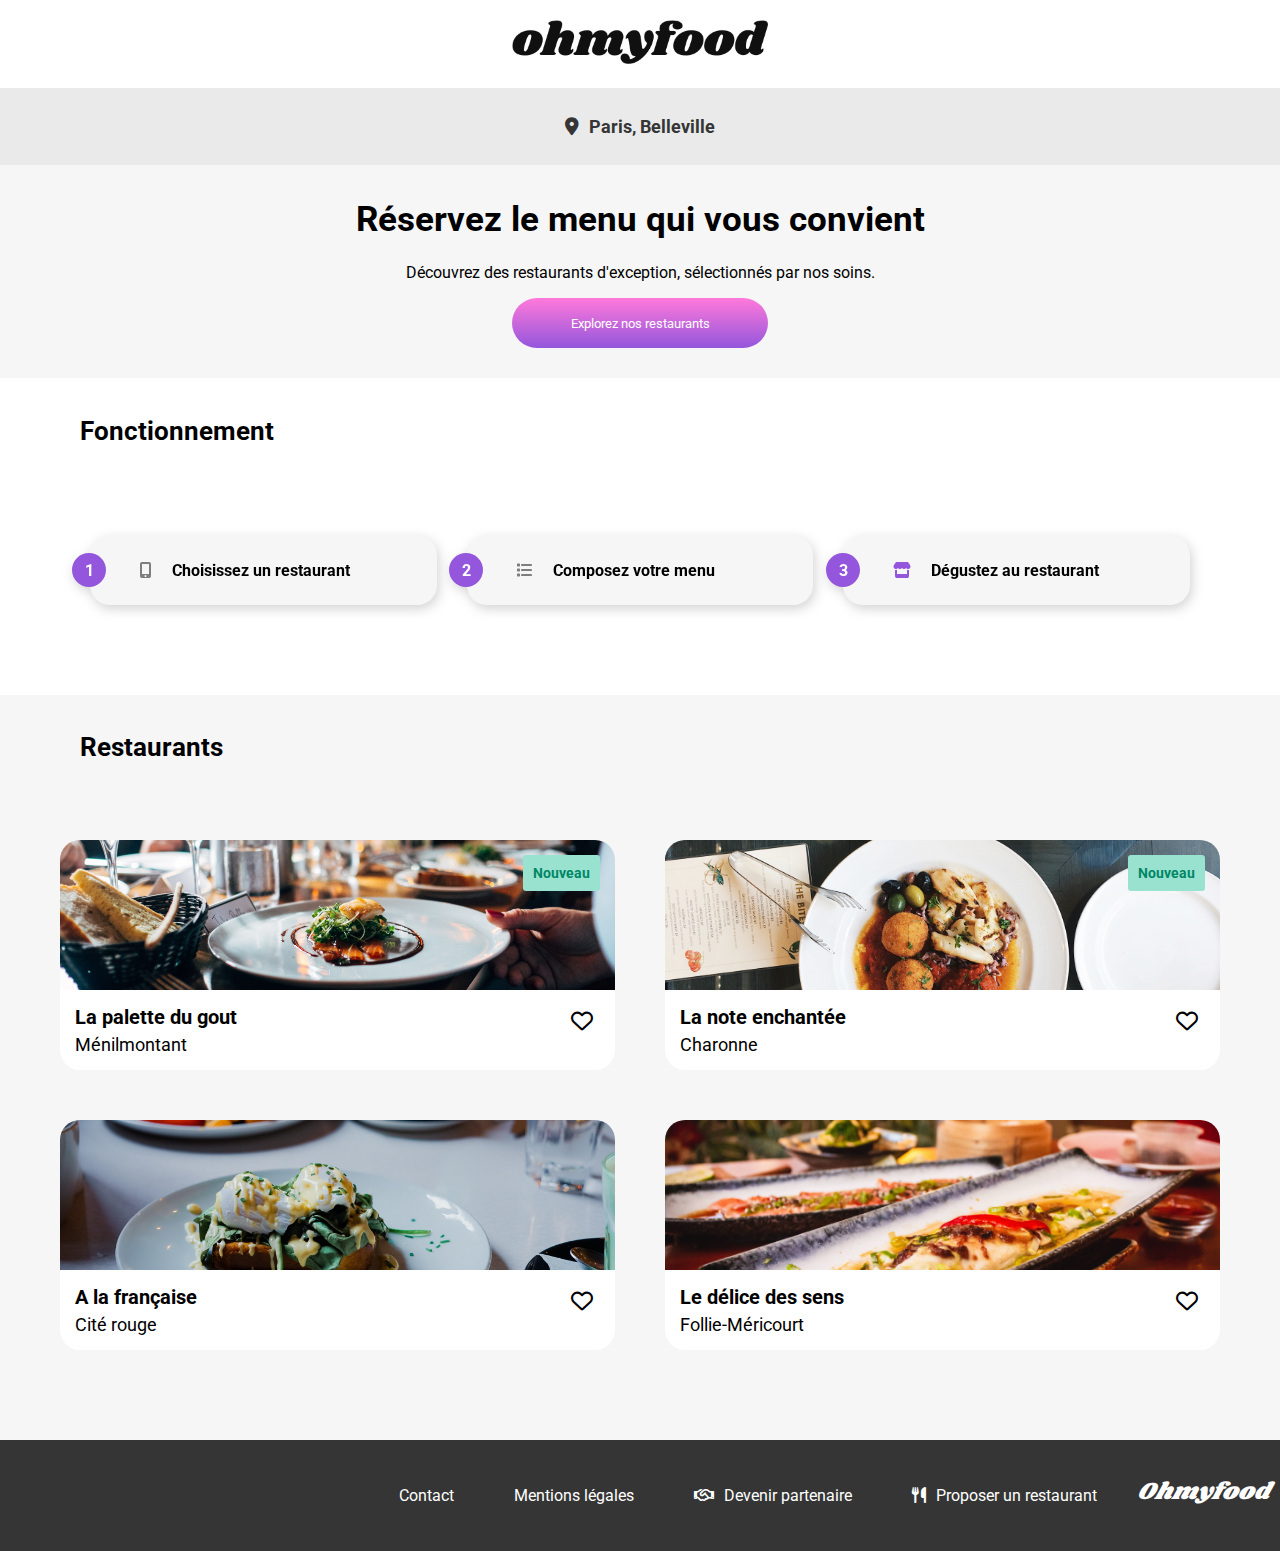
<file: index.html>
<!DOCTYPE html>
<html lang="fr">
    <head>
        <meta charset="utf-8">
        <meta name="viewport" content="width=device-width, initial-scale=1.0">
        <title>ohmyfood</title>
        <link rel="stylesheet" href="scss/styles.css" >
        <link href="https://fonts.googleapis.com/css2?family=Roboto&family=Shrikhand&display=swap"rel="stylesheet"/>
        <link rel="stylesheet" href="https://cdnjs.cloudflare.com/ajax/libs/font-awesome/6.2.1/css/all.min.css"/>
    </head>

    <body class="body-style">
        <div class="container">
    <header class="header-style">
            <img class="logo" src="images/logo/ohmyfood.png" alt="Logo Ohmyfood">

        <div class="pb">
            <p class="icone-position"><i class="fa-solid fa-location-dot"></i>Paris, Belleville</p>
        </div>
    </header>

    <main>
        <section class="section-decouverte">
            <h1 class="titre-d">Réservez le menu qui vous convient</h1>
            <p class="par">Découvrez des restaurants d'exception, sélectionnés par nos soins.</p>
            <button class="btn-explorez"><span>Explorez nos restaurants</span></button>
        </section>

            <h1 class="titre titre-f">Fonctionnement</h1>
        <section class="section-fonctionnement">
            <a href="#" class="btn-fonctionnement"><span class="chiffre">1</span><i class="fa-solid fa-mobile-screen-button" style="color: #7E7E7E;"></i>Choisissez un restaurant</a>
            <a href="#" class="btn-fonctionnement"><span class="chiffre">2</span><i class="fa-solid fa-list" style="color: #7E7E7E;"></i>Composez votre menu</a>
            <a href="#" class="btn-fonctionnement"><span class="chiffre">3</span><i class="fa-solid fa-store" style="color: #9356DC;"></i>Dégustez au restaurant</a>
        </section>

        <section class="section-restaurant">

            <h1 class="titre titre-r">Restaurants</h1>

        <div class="box-card">

            <a href="menu-restaurants/menu-1.html">
            <article class="card">
                <div class="image-super">
                <img src="images/restaurants/jay-wennington-N_Y88TWmGwA-unsplash.jpg" alt="La palette du gout">
                <div class="superpose">Nouveau</div>
                </div>
            <div class="card-content">
            <input type="checkbox" id="like-1" hidden>
            <label for="like-1" class="icone-coeur">
                 <i class="fa-regular fa-heart coeur-vide"></i>
                 <i class="fa-solid fa-heart coeur-plein"></i>
            </label>
                 <h2>La palette du gout</h2>
                 <p>Ménilmontant</p>
            </div>
            </article>
            </a>
            
            <a href="menu-restaurants/menu-2.html">
            <article class="card">
                <div class="image-super">
                <img src="images/restaurants/stil-u2Lp8tXIcjw-unsplash.jpg" alt="restaurant-2">
                <div class="superpose">Nouveau</div>
                </div>
            <div class="card-content">
            <input type="checkbox" id="like-2" hidden>
            <label for="like-2" class="icone-coeur">
                 <i class="fa-regular fa-heart coeur-vide"></i>
                 <i class="fa-solid fa-heart coeur-plein"></i>
            </label>
                 <h2>La note enchantée</h2>
                 <p>Charonne</p>
            </div>
            </article>
            </a>

            <a href="menu-restaurants/menu-3.html">
            <article class="card">
                <div class="image-super">
                <img src="images/restaurants/toa-heftiba-DQKerTsQwi0-unsplash.jpg" alt="restaurant-3">
                </div>
            <div class="card-content">
            <input type="checkbox" id="like-3" hidden>
            <label for="like-3" class="icone-coeur">
                 <i class="fa-regular fa-heart coeur-vide"></i>
                 <i class="fa-solid fa-heart coeur-plein"></i>
            </label>
                 <h2>A la française</h2>
                 <p>Cité rouge</p>
            </div>
            </article>
            </a>

            <a href="menu-restaurants/menu-4.html">
            <article class="card">
                <div class="image-super">
                <img src="images/restaurants/louis-hansel-shotsoflouis-qNBGVyOCY8Q-unsplash.jpg" alt="restaurant-4">
                </div>
            <div class="card-content">
            <input type="checkbox" id="like-4" hidden>
            <label for="like-4" class="icone-coeur">
                 <i class="fa-regular fa-heart coeur-vide"></i>
                 <i class="fa-solid fa-heart coeur-plein"></i>
            </label>
                 <h2>Le délice des sens</h2>
                 <p>Follie-Méricourt</p>
            </div>
            </article>
            </a>
           </div>
          </div>
         </section>
        </main>

        <footer class="footer-style">
            
            <div class="footer-content">
            <p class="font-logo-rest">Ohmyfood</p>

                    <a href="#">
                        <p class="icone-footer desktop-footer"><i class="fa-solid fa-utensils"></i>Proposer un restaurant</p>
                    </a>

                    <a href="#">
                        <p class="icone-footer desktop-footer"><i class="fa-regular fa-handshake"></i>Devenir partenaire</p>
                    </a>

                    <a href="#">
                        <p class="desktop-footer">Mentions légales</p>
                    </a>

                    <a href="#">
                        <p class="desktop-footer">Contact</p>
                    </a>
             </div>
        </footer>
     </body>

</html>
</file>
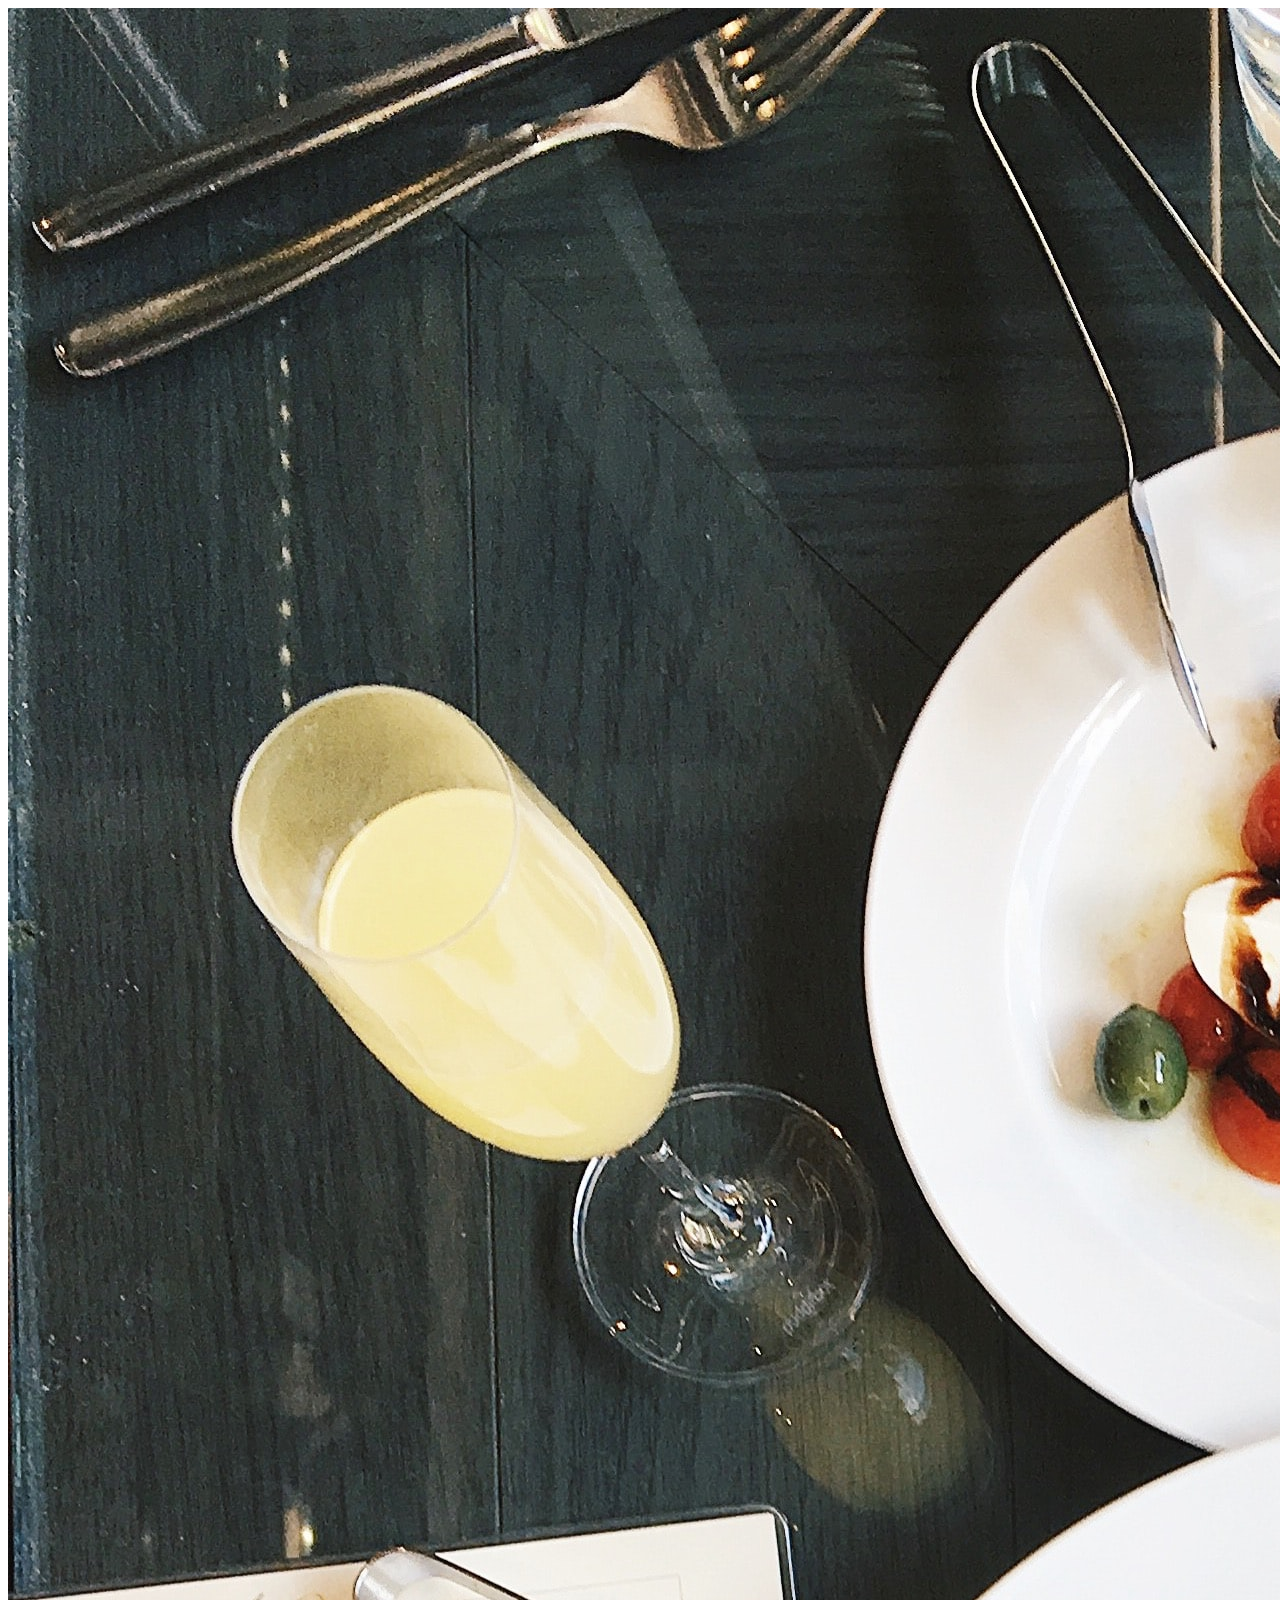
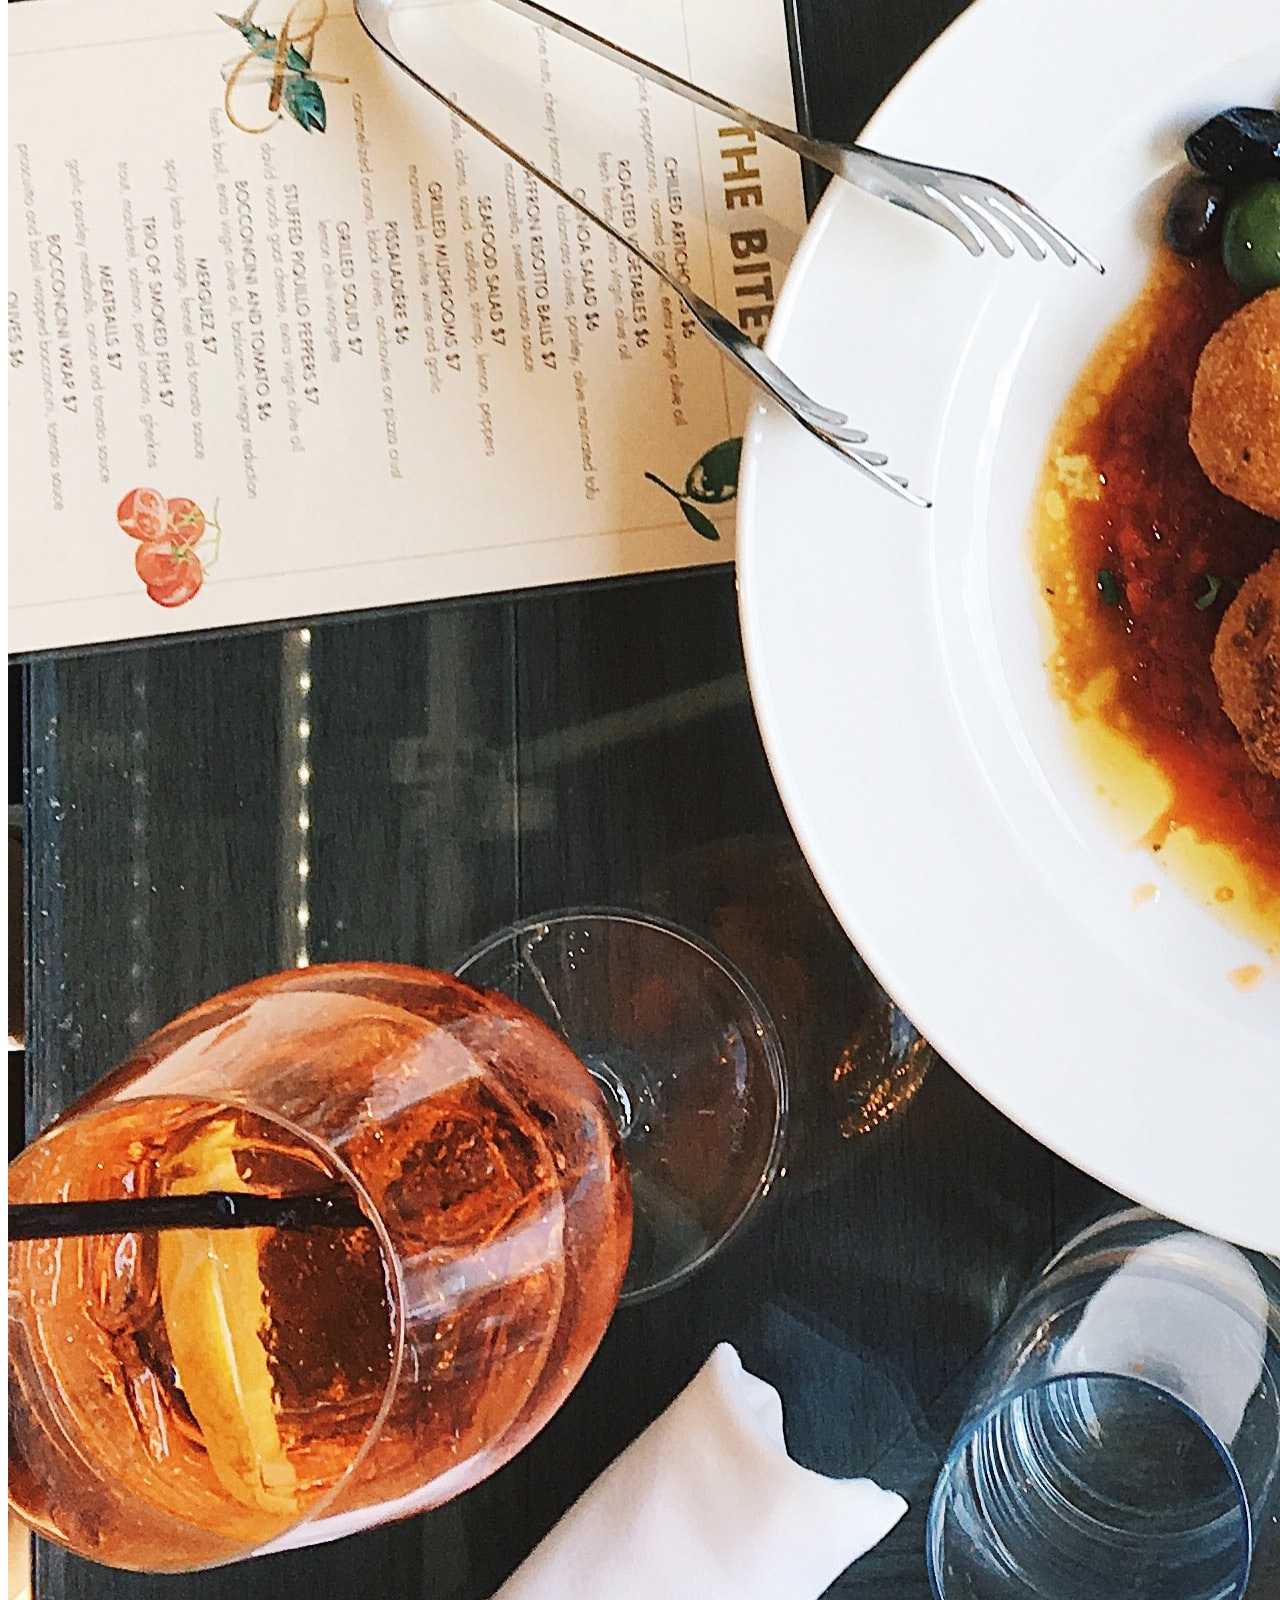
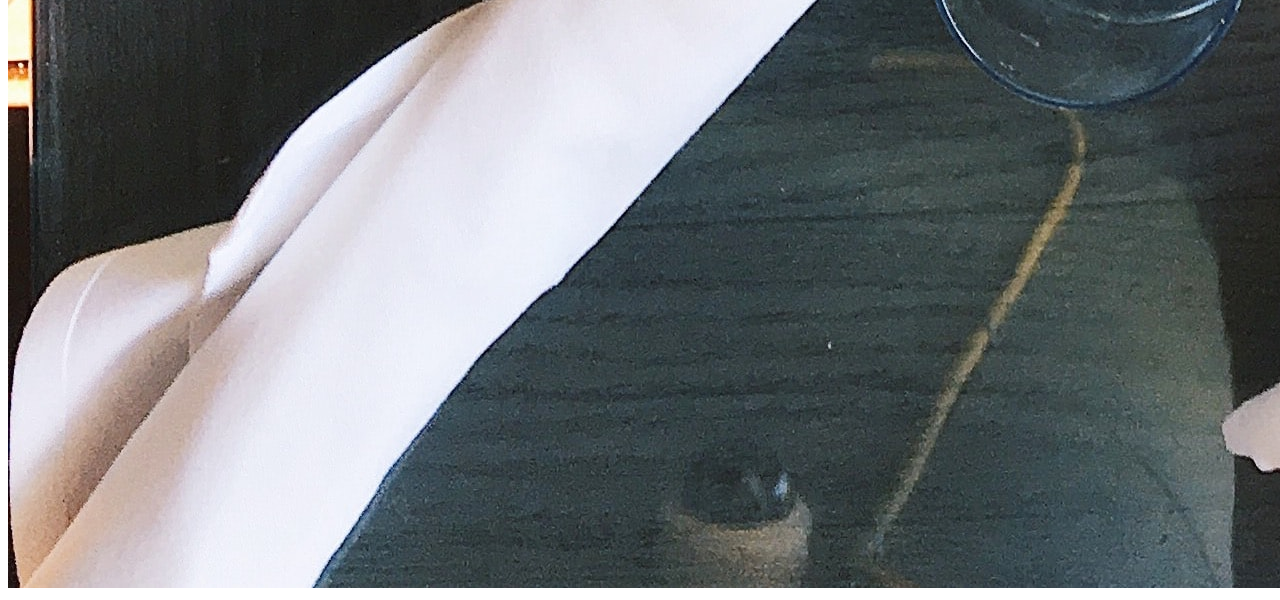
<file: menu-restaurants/menu-2.html>
<!DOCTYPE html>
<html lang="fr">
<head>
<meta charset="utf-8">
<meta name="viewport" content="width=device-width, initial-scale=1.0">
<title>ohmyfood</title>
<link rel="stylesheet" href="../scss/menu-style.css">
<link href="https://fonts.googleapis.com/css2?family=Roboto&family=Shrikhand&display=swap"rel="stylesheet"/>
<link rel="stylesheet" href="https://cdnjs.cloudflare.com/ajax/libs/font-awesome/6.2.1/css/all.min.css"/>
<a href="../index.html"> <img src="../images/restaurants/stil-u2Lp8tXIcjw-unsplash.jpg" alt ="menu-2"></a>
</head>
</file>
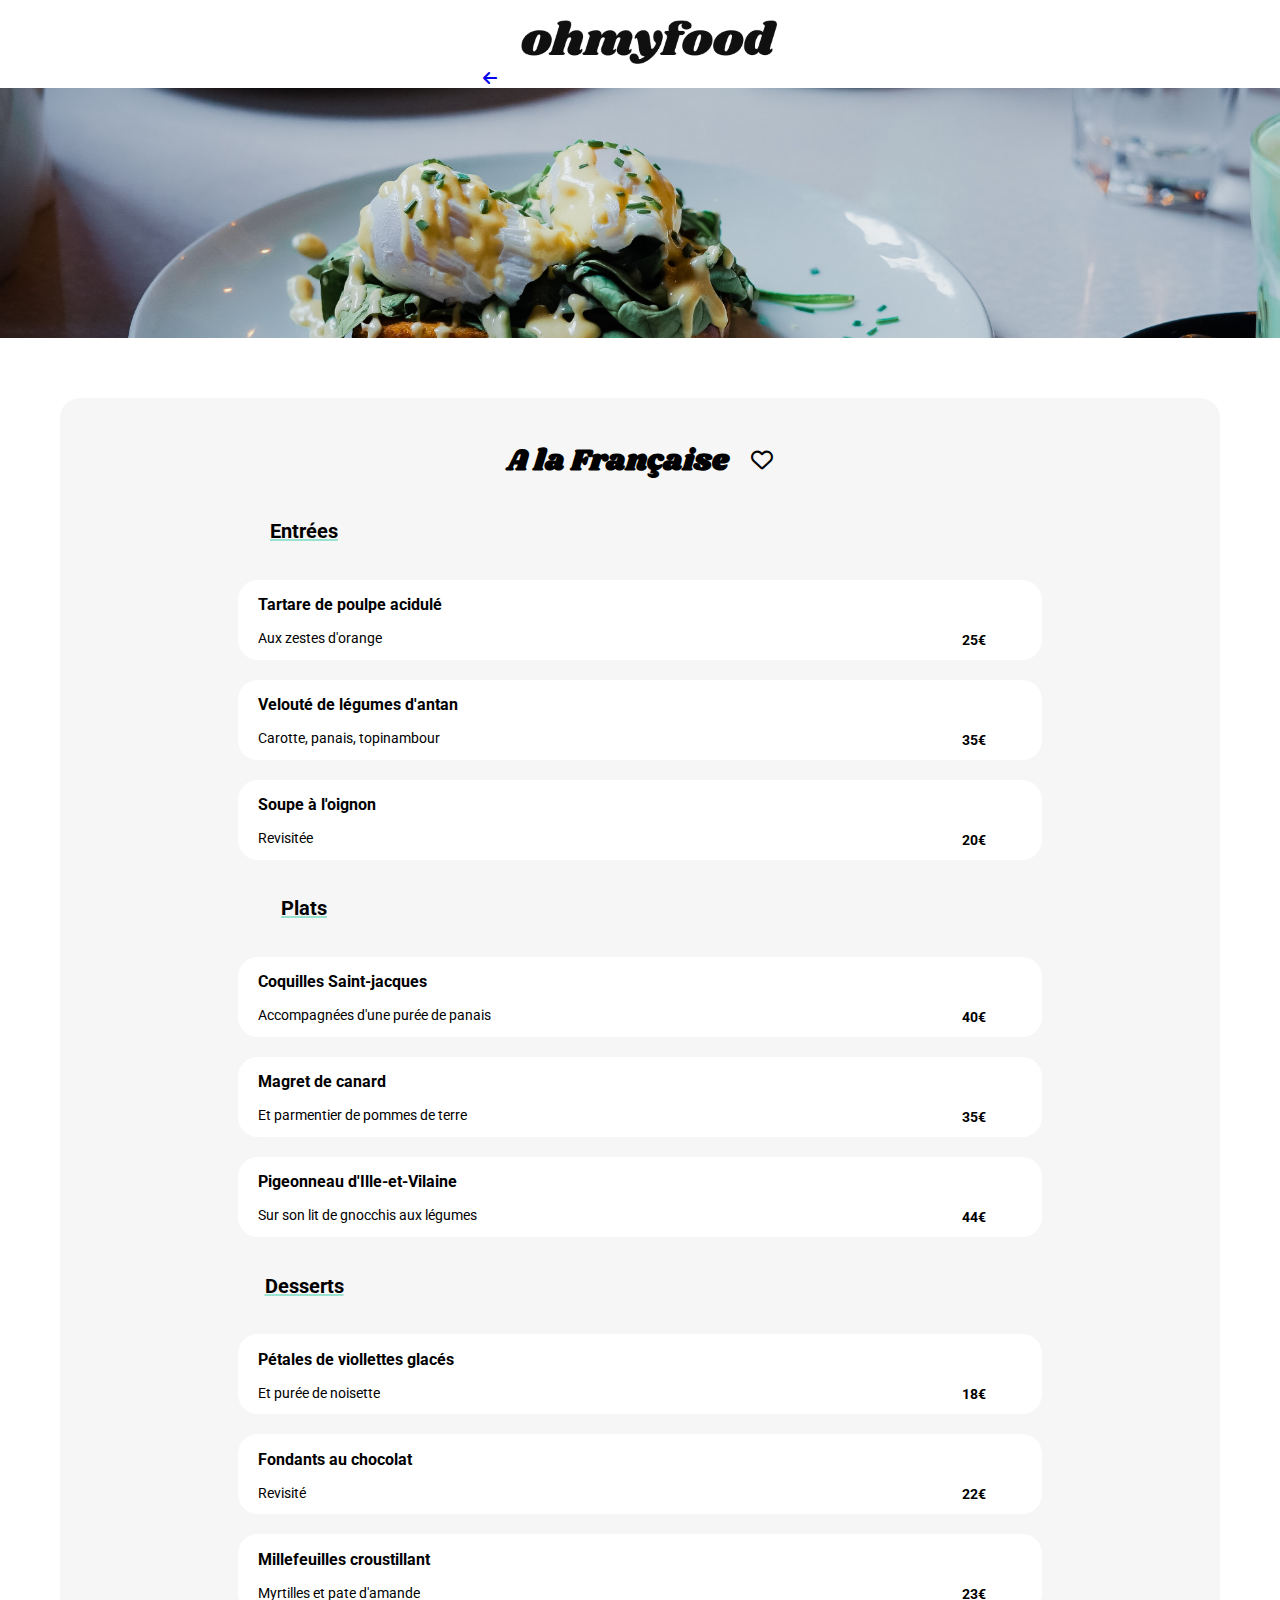
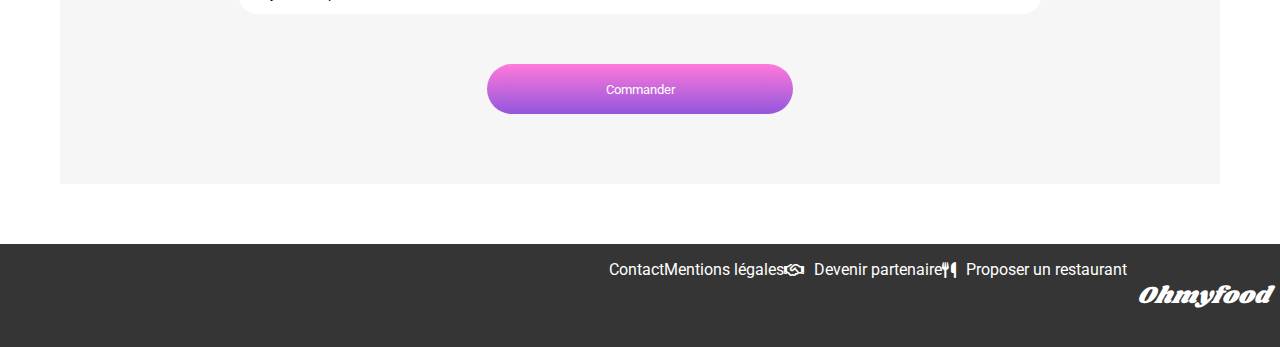
<file: menu-restaurants/menu-3.html>
<!DOCTYPE html>
<html lang="fr">
<head>
<meta charset="utf-8">
<meta name="viewport" content="width=device-width, initial-scale=1.0">
<title>ohmyfood</title>
<link rel="stylesheet" href="../scss/menu-style.css">
<link href="https://fonts.googleapis.com/css2?family=Roboto&family=Shrikhand&display=swap"rel="stylesheet"/>
<link rel="stylesheet" href="https://cdnjs.cloudflare.com/ajax/libs/font-awesome/6.2.1/css/all.min.css"/>
<a href="../index.html"></a>
</head>

<body class="body-menu">
<div class="container-menu">

<header class="header-menu">

    <a href="../index.html" class="btn-retour">
        <i class="fa-solid fa-arrow-left"></i>
    </a>

    <img class="logo-menu" src="../images/logo/ohmyfood.png" alt="Logo Ohmyfood">

    <img class="image-menu" src="../images/restaurants/toa-heftiba-DQKerTsQwi0-unsplash.jpg" alt="A la Française">
</header>

<main class="main-menu">
    <h1>A la Française
    <input type="checkbox" id="like-1" hidden>
    <label for="like-1" class="icone-coeur">
        <i class="fa-regular fa-heart coeur-vide"></i>
        <i class="fa-solid fa-heart coeur-plein"></i>
    </label>
    </h1>

<section class="section-choix">

    <h2>Entrées</h2>

<label class="btn-choix">
    <input type="checkbox" class="toggle-check" hidden/>
<div class="btn-choix-wrapper">
<div>
    <h3>Tartare de poulpe acidulé</h3>
    <p>Aux zestes d'orange</p>
</div>
<div class="prix-zone">
    <span class="prix-valide">25€</span>
<div class="icone-check-wrapper">
    <i class="icone-check">✔</i>
</div>
</div>
</div>
</label>

<label class="btn-choix">
    <input type="checkbox" class="toggle-check" hidden/>
<div class="btn-choix-wrapper">
<div>
    <h3>Velouté de légumes d'antan</h3>
    <p>Carotte, panais, topinambour</p>
</div>
<div class="prix-zone">
    <span class="prix-valide">35€</span>
<div class="icone-check-wrapper">
    <i class="icone-check">✔</i>
</div>
</div>
</div>
</label>

<label class="btn-choix">
    <input type="checkbox" class="toggle-check" hidden/>
<div class="btn-choix-wrapper">
<div>
    <h3>Soupe à l'oignon</h3>
    <p>Revisitée</p>
</div>
<div class="prix-zone">
    <span class="prix-valide">20€</span>
<div class="icone-check-wrapper">
    <i class="icone-check">✔</i>
</div>
</div>
</div>
</label>

    <h2>Plats</h2>

<label class="btn-choix">
    <input type="checkbox" class="toggle-check" hidden/>
<div class="btn-choix-wrapper">
<div>
    <h3>Coquilles Saint-jacques</h3>
    <p>Accompagnées d'une purée de panais</p>
</div>
<div class="prix-zone">
    <span class="prix-valide">40€</span>
<div class="icone-check-wrapper">
    <i class="icone-check">✔</i>
</div>
</div>
</div>
</label>

<label class="btn-choix">
    <input type="checkbox" class="toggle-check" hidden/>
<div class="btn-choix-wrapper">
<div>
    <h3>Magret de canard</h3>
    <p>Et parmentier de pommes de terre</p>
</div>
<div class="prix-zone">
    <span class="prix-valide">35€</span>
<div class="icone-check-wrapper">
    <i class="icone-check">✔</i>
</div>
</div>
</div>
</label>

<label class="btn-choix">
    <input type="checkbox" class="toggle-check" hidden/>
<div class="btn-choix-wrapper">
<div>
    <h3>Pigeonneau d'Ille-et-Vilaine</h3>
    <p>Sur son lit de gnocchis aux légumes</p>
</div>
<div class="prix-zone">
    <span class="prix-valide">44€</span>
<div class="icone-check-wrapper">
    <i class="icone-check">✔</i>
</div>
</div>
</div>
</label>

    <h2>Desserts</h2>

<label class="btn-choix">
    <input type="checkbox" class="toggle-check" hidden/>
<div class="btn-choix-wrapper">
<div>
    <h3>Pétales de viollettes glacés</h3>
    <p>Et purée de noisette</p>
</div>
<div class="prix-zone">
    <span class="prix-valide">18€</span>
<div class="icone-check-wrapper">
    <i class="icone-check">✔</i>
</div>
</div>
</div>
</label>

<label class="btn-choix">
    <input type="checkbox" class="toggle-check" hidden/>
<div class="btn-choix-wrapper">
<div>
    <h3>Fondants au chocolat</h3>
    <p>Revisité</p>
</div>
<div class="prix-zone">
    <span class="prix-valide">22€</span>
<div class="icone-check-wrapper">
    <i class="icone-check">✔</i>
</div>
</div>
</div>
</label>

<label class="btn-choix">
    <input type="checkbox" class="toggle-check" hidden/>
<div class="btn-choix-wrapper">
<div>
    <h3>Millefeuilles croustillant</h3>
    <p>Myrtilles et pate d'amande</p>
</div>
<div class="prix-zone">
    <span class="prix-valide">23€</span>
<div class="icone-check-wrapper">
    <i class="icone-check">✔</i>
</div>
</div>
</div>
</label>
</section>
<div class="section-commander">
    <button class="btn-commander"><span>Commander</span></button>
</div>
</div>
</main>
<footer class="footer-menu">
    <div class="footer-content-m">
    <p class="font-logo-rest">Ohmyfood</p>

    <a href="#">
        <p class="icone-footer desktop-footer"><i class="fa-solid fa-utensils"></i>Proposer un restaurant</p>
    </a>

    <a href="#">
        <p class="icone-footer desktop-footer"><i class="fa-regular fa-handshake"></i>Devenir partenaire</p>
    </a>

    <a href="#">
        <p class="desktop-footer">Mentions légales</p>
    </a>

    <a href="#">
        <p class="desktop-footer">Contact</p>
    </a>
    </div>
</footer>
</body>
</html>
</file>
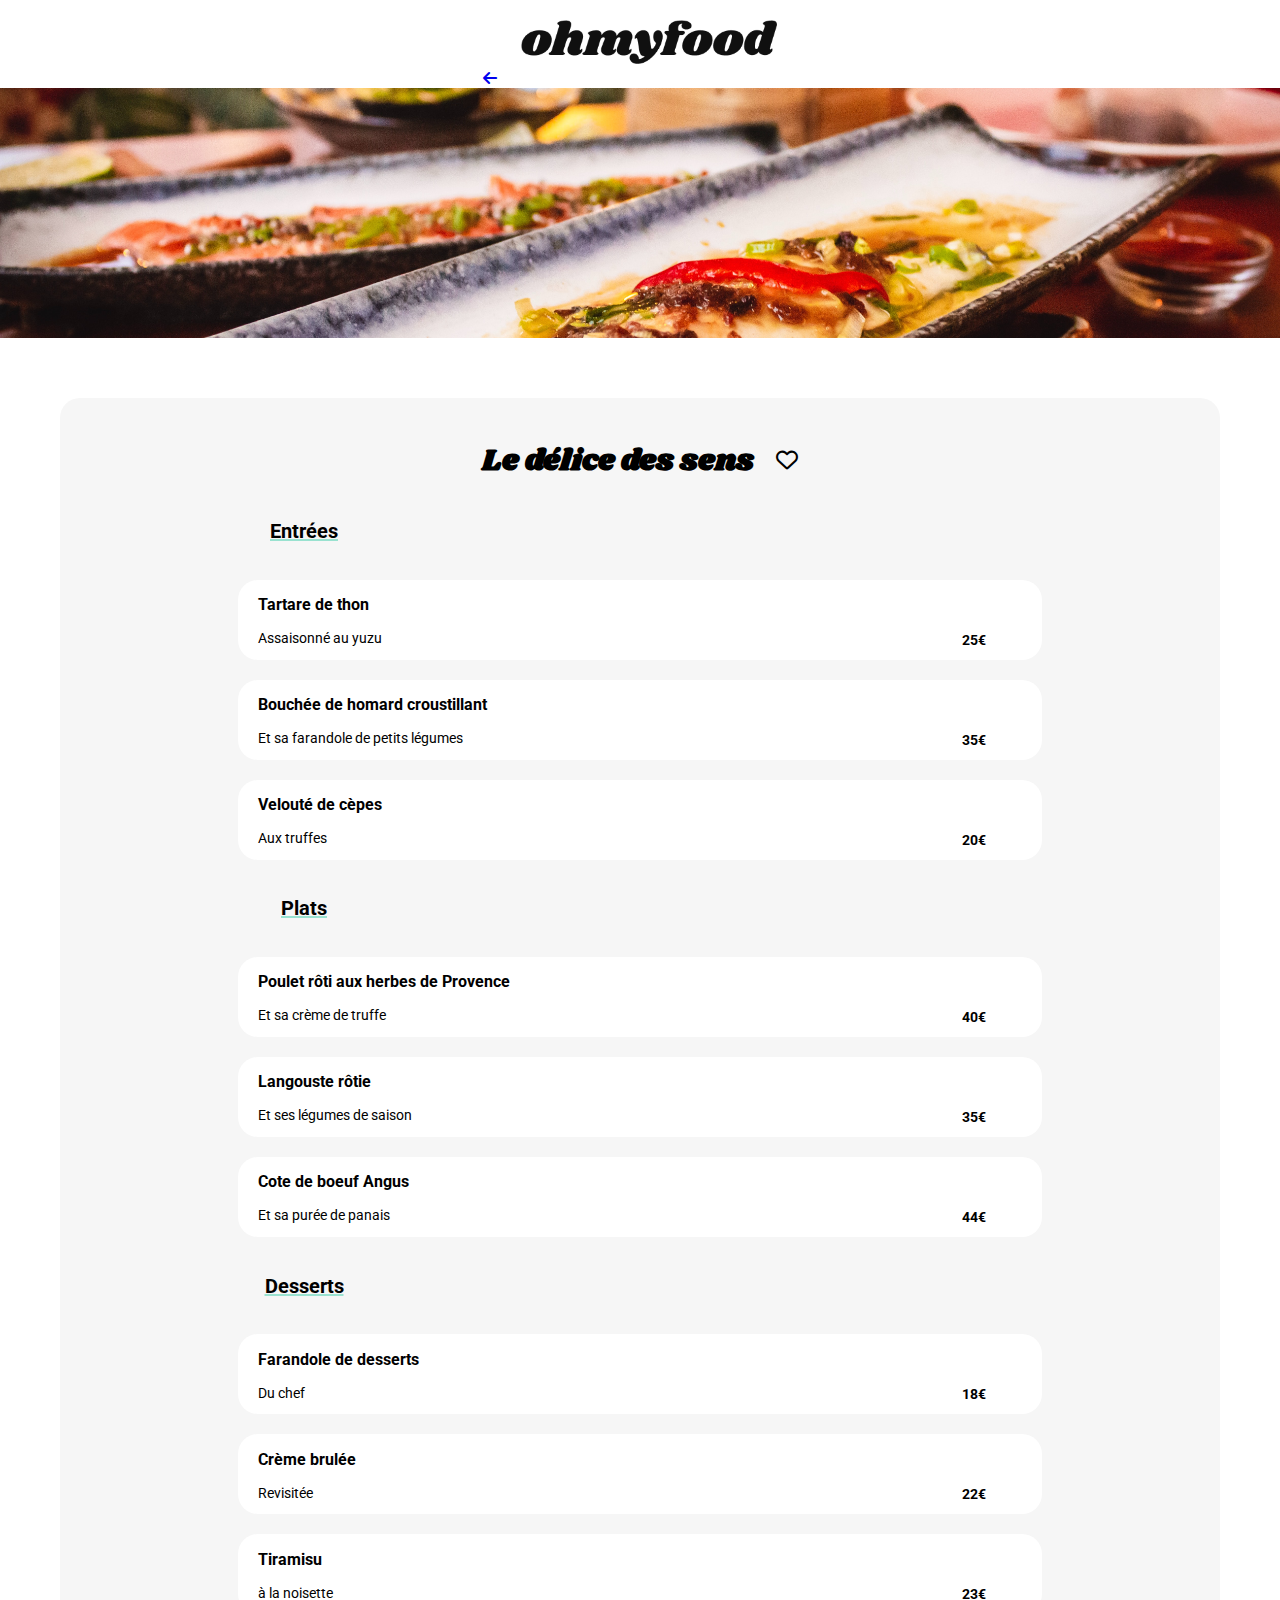
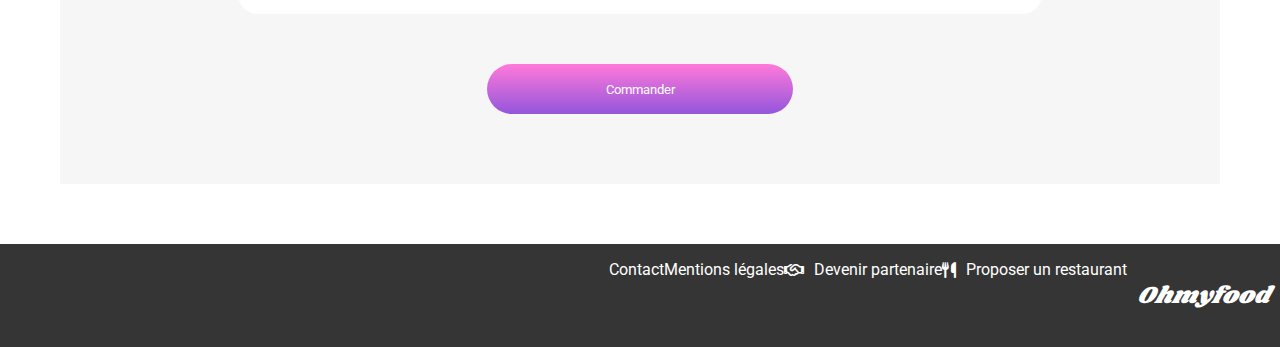
<file: menu-restaurants/menu-4.html>
<!DOCTYPE html>
<html lang="fr">
<head>
<meta charset="utf-8">
<meta name="viewport" content="width=device-width, initial-scale=1.0">
<title>ohmyfood</title>
<link rel="stylesheet" href="../scss/menu-style.css">
<link href="https://fonts.googleapis.com/css2?family=Roboto&family=Shrikhand&display=swap"rel="stylesheet"/>
<link rel="stylesheet" href="https://cdnjs.cloudflare.com/ajax/libs/font-awesome/6.2.1/css/all.min.css"/>
<a href="../index.html"></a>
</head>

<body class="body-menu">
<div class="container-menu">

<header class="header-menu">

    <a href="../index.html" class="btn-retour">
        <i class="fa-solid fa-arrow-left"></i>
    </a>
    
    <img class="logo-menu" src="../images/logo/ohmyfood.png" alt="Logo Ohmyfood">

    <img class="image-menu" src="../images/restaurants/louis-hansel-shotsoflouis-qNBGVyOCY8Q-unsplash.jpg" alt="Le délice des sens">
</header>

<main class="main-menu">
    <h1>Le délice des sens
    <input type="checkbox" id="like-1" hidden>
    <label for="like-1" class="icone-coeur">
        <i class="fa-regular fa-heart coeur-vide"></i>
        <i class="fa-solid fa-heart coeur-plein"></i>
    </label>
    </h1>

<section class="section-choix">

    <h2>Entrées</h2>

<label class="btn-choix">
    <input type="checkbox" class="toggle-check" hidden/>
<div class="btn-choix-wrapper">
<div>
    <h3>Tartare de thon</h3>
    <p>Assaisonné au yuzu</p>
</div>
<div class="prix-zone">
    <span class="prix-valide">25€</span>
<div class="icone-check-wrapper">
    <i class="icone-check">✔</i>
</div>
</div>
</div>
</label>

<label class="btn-choix">
    <input type="checkbox" class="toggle-check" hidden/>
<div class="btn-choix-wrapper">
<div>
    <h3>Bouchée de homard croustillant</h3>
    <p>Et sa farandole de petits légumes</p>
</div>
<div class="prix-zone">
    <span class="prix-valide">35€</span>
<div class="icone-check-wrapper">
    <i class="icone-check">✔</i>
</div>
</div>
</div>
</label>

<label class="btn-choix">
    <input type="checkbox" class="toggle-check" hidden/>
<div class="btn-choix-wrapper">
<div>
    <h3>Velouté de cèpes</h3>
    <p>Aux truffes</p>
</div>
<div class="prix-zone">
    <span class="prix-valide">20€</span>
<div class="icone-check-wrapper">
    <i class="icone-check">✔</i>
</div>
</div>
</div>
</label>

    <h2>Plats</h2>

<label class="btn-choix">
    <input type="checkbox" class="toggle-check" hidden/>
<div class="btn-choix-wrapper">
<div>
    <h3>Poulet rôti aux herbes de Provence</h3>
    <p>Et sa crème de truffe</p>
</div>
<div class="prix-zone">
    <span class="prix-valide">40€</span>
<div class="icone-check-wrapper">
    <i class="icone-check">✔</i>
</div>
</div>
</div>
</label>

<label class="btn-choix">
    <input type="checkbox" class="toggle-check" hidden/>
<div class="btn-choix-wrapper">
<div>
    <h3>Langouste rôtie</h3>
    <p>Et ses légumes de saison</p>
</div>
<div class="prix-zone">
    <span class="prix-valide">35€</span>
<div class="icone-check-wrapper">
    <i class="icone-check">✔</i>
</div>
</div>
</div>
</label>

<label class="btn-choix">
    <input type="checkbox" class="toggle-check" hidden/>
<div class="btn-choix-wrapper">
<div>
    <h3>Cote de boeuf Angus</h3>
    <p>Et sa purée de panais</p>
</div>
<div class="prix-zone">
    <span class="prix-valide">44€</span>
<div class="icone-check-wrapper">
    <i class="icone-check">✔</i>
</div>
</div>
</div>
</label>

    <h2>Desserts</h2>

<label class="btn-choix">
    <input type="checkbox" class="toggle-check" hidden/>
<div class="btn-choix-wrapper">
<div>
    <h3>Farandole de desserts</h3>
    <p>Du chef</p>
</div>
<div class="prix-zone">
    <span class="prix-valide">18€</span>
<div class="icone-check-wrapper">
    <i class="icone-check">✔</i>
</div>
</div>
</div>
</label>

<label class="btn-choix">
    <input type="checkbox" class="toggle-check" hidden/>
<div class="btn-choix-wrapper">
<div>
    <h3>Crème brulée</h3>
    <p>Revisitée</p>
</div>
<div class="prix-zone">
    <span class="prix-valide">22€</span>
<div class="icone-check-wrapper">
    <i class="icone-check">✔</i>
</div>
</div>
</div>
</label>

<label class="btn-choix">
    <input type="checkbox" class="toggle-check" hidden/>
<div class="btn-choix-wrapper">
<div>
    <h3>Tiramisu</h3>
    <p> à la noisette</p>
</div>
<div class="prix-zone">
    <span class="prix-valide">23€</span>
<div class="icone-check-wrapper">
    <i class="icone-check">✔</i>
</div>
</div>
</div>
</label>
</section>
<div class="section-commander">
    <button class="btn-commander"><span>Commander</span></button>
</div>
</div>
</main>
<footer class="footer-menu">
    <div class="footer-content-m">
    <p class="font-logo-rest">Ohmyfood</p>

    <a href="#">
        <p class="icone-footer desktop-footer"><i class="fa-solid fa-utensils"></i>Proposer un restaurant</p>
    </a>

    <a href="#">
        <p class="icone-footer desktop-footer"><i class="fa-regular fa-handshake"></i>Devenir partenaire</p>
    </a>

    <a href="#">
        <p class="desktop-footer">Mentions légales</p>
    </a>

    <a href="#">
        <p class="desktop-footer">Contact</p>
    </a>
    </div>
</footer>
</body>
</html>
</file>
<file: scss/styles.css>
* {
  font-family: "roboto", sans-serif;
}

a {
  text-decoration: none;
}

.style {
  flex: 1;
  position: relative;
}

@media (max-width: 768px) {
  .body-style {
    margin: 0rem;
  }
  .container {
    overflow: hidden;
  }
  .titre {
    font-size: 1.5rem;
    padding-left: 30px;
    padding-top: 1.25rem;
  }
  .par {
    font-size: 18px;
  }
  .header-style {
    text-align: center;
    padding-top: 15px;
    padding-bottom: 5px;
  }
  .logo {
    width: 60%;
    padding: 10px;
  }
  .pb {
    font-weight: bold;
    font-size: 18px;
    border-top: 3px solid lightgrey;
    box-shadow: 2px 2px 2px 2px lightgrey;
    background-color: #EAEAEA;
    padding: 5px;
    margin: 0rem;
  }
  .pb .icone-position {
    display: flex;
    justify-content: center;
    align-items: center;
    color: #353535;
    gap: 10px;
  }
  .section-decouverte {
    text-align: center;
    padding-top: 10px;
    padding-bottom: 50px;
    background-color: #F6F6F6;
  }
  .section-decouverte .btn-explorez {
    border-radius: 40px;
    border: none;
    width: 40%;
    height: 50px;
    background: linear-gradient(to top, #9356DC, #FF79DA);
    color: #ffffff;
  }
  .section-decouverte .btn-explorez span {
    display: inline-block;
    transition: transform 0.4s cubic-bezier(0.34, 1.56, 0.64, 1);
  }
  .section-decouverte .btn-explorez:hover span {
    transform: translateY(-6px);
  }
  .section-fonctionnement {
    display: flex;
    flex-direction: column;
    width: 110%;
    gap: 30px;
    padding-top: 30px;
    margin: 20px;
  }
  .section-fonctionnement .btn-fonctionnement {
    display: flex;
    align-items: center;
    font-size: 16px;
    font-weight: bold;
    border-radius: 1.25rem;
    width: 80%;
    height: 70px;
    gap: 1.25rem;
    color: #000000;
    background-color: #F6F6F6;
    filter: drop-shadow(2px 4px 6px lightgrey);
    padding-left: 50px;
    border: none;
    box-sizing: border-box;
  }
  .section-fonctionnement .chiffre {
    display: flex;
    align-items: center;
    justify-content: center;
    width: 24px;
    height: 24px;
    padding: 5px;
    border-radius: 50%;
    background-color: #9356DC;
    color: #ffffff;
    left: -15px;
    position: absolute;
  }
  .section-restaurant {
    background-color: #F6F6F6;
    padding-top: 1.25rem;
    padding-bottom: 30px;
    box-sizing: border-box;
  }
  .card {
    padding: 10px;
  }
  .card .image-super {
    position: relative;
  }
  .card .image-super img {
    -o-object-fit: cover;
       object-fit: cover;
    width: 100%;
    height: 150px;
    border-top-left-radius: 1.25rem;
    border-top-right-radius: 1.25rem;
    display: block;
  }
  .card .image-super .superpose {
    position: absolute;
    top: 10px;
    right: 10px;
    color: #008766;
    background-color: #99E2D0;
    border-radius: 3px;
    padding: 10px;
    margin: 5px;
    font-size: 14px;
    font-weight: bold;
    z-index: 1;
  }
  .card .icone-coeur {
    float: right;
    margin: 10px;
    border: none;
    background-color: #ffffff;
    position: relative;
    cursor: pointer;
    display: inline-block;
    width: 1.5rem;
    height: 1.5rem;
  }
  .card .icone-coeur i {
    position: absolute;
    font-size: 22px;
    transition: opacity 0.3s ease;
  }
  .card .icone-coeur .coeur-plein {
    color: #9356DC;
    opacity: 0;
  }
  .card .icone-coeur .coeur-vide {
    color: #000000;
    opacity: 1;
  }
  .card input[type=checkbox]:checked + .icone-coeur .coeur-plein {
    opacity: 1;
  }
  .card input[type=checkbox]:checked + .icone-coeur .coeur-vide {
    opacity: 0;
  }
  .card .card-content {
    border-bottom-left-radius: 1.25rem;
    border-bottom-right-radius: 1.25rem;
    padding: 10px;
    background-color: #ffffff;
  }
  .card .card-content h2 {
    color: #000000;
    text-decoration: none;
    font-size: 20px;
    margin: 5px;
  }
  .card .card-content p {
    color: #000000;
    text-decoration: none;
    font-size: 18px;
    margin: 5px;
  }
  .card .card-content a {
    display: inline-block;
    text-decoration: none;
  }
  .footer-style {
    background-color: #353535;
  }
  .footer-style .font-logo-rest {
    font-family: "Shrikhand", cursive;
    font-weight: 400;
    font-style: italic;
    font-size: 1.5rem;
    padding: 10px;
    margin: 5px;
  }
  .footer-style .icone-footer {
    display: flex;
    align-items: center;
    gap: 10px;
  }
  .footer-style .footer-content {
    display: flex;
    flex-direction: column;
  }
  .footer-style .footer-content p {
    color: #ffffff;
    margin: 5px;
  }
  .footer-style .footer-content a {
    text-decoration: none;
  }
}
@media (min-width: 769px) {
  .body-style {
    margin: 0rem;
  }
  .container {
    overflow: hidden;
    box-sizing: border-box;
  }
  .titre-d {
    font-size: 35px;
  }
  .titre-f {
    font-size: 26px;
    padding-left: 80px;
    padding-top: 1.25rem;
  }
  .titre-r {
    font-size: 26px;
    padding-left: 80px;
  }
  .header-style {
    text-align: center;
  }
  .logo {
    width: 20%;
    padding: 1.25rem;
  }
  .pb {
    font-weight: bold;
    font-size: 18px;
    background-color: #EAEAEA;
    padding: 10px;
  }
  .pb .icone-position {
    display: flex;
    justify-content: center;
    align-items: center;
    color: #353535;
    gap: 10px;
  }
  .section-decouverte {
    text-align: center;
    padding-top: 10px;
    padding-bottom: 30px;
    background-color: #F6F6F6;
  }
  .section-decouverte .btn-explorez {
    align-items: center;
    border-radius: 40px;
    border: none;
    width: 20%;
    height: 50px;
    background: linear-gradient(to top, #9356DC, #FF79DA);
    color: #ffffff;
    cursor: pointer;
  }
  .section-decouverte .btn-explorez span {
    display: inline-block;
    transition: transform 0.4s cubic-bezier(0.34, 1.56, 0.64, 1);
  }
  .section-decouverte .btn-explorez:hover span {
    transform: translateY(-6px);
  }
  .section-fonctionnement {
    display: flex;
    flex-direction: row;
    justify-content: center;
    gap: 30px;
    margin: 7%;
  }
  .section-fonctionnement .btn-fonctionnement {
    display: flex;
    align-items: center;
    font-size: 16px;
    font-weight: bold;
    border-radius: 1.25rem;
    width: 80%;
    height: 70px;
    gap: 1.25rem;
    padding-left: 50px;
    color: #000000;
    background-color: #F6F6F6;
    filter: drop-shadow(2px 4px 6px lightgrey);
    border: none;
  }
  .section-fonctionnement .chiffre {
    display: flex;
    align-items: center;
    justify-content: center;
    width: 24px;
    height: 24px;
    padding: 5px;
    border-radius: 50%;
    background-color: #9356DC;
    color: #ffffff;
    left: -5%;
    position: absolute;
  }
  .section-restaurant {
    background-color: #F6F6F6;
    padding-top: 1.25rem;
    padding-bottom: 30px;
    box-sizing: border-box;
  }
  .box-card {
    display: grid;
    grid-template-columns: 1fr 1fr;
    gap: 30px;
    padding: 50px;
  }
  .card {
    padding: 10px;
  }
  .card .image-super {
    position: relative;
  }
  .card .image-super img {
    -o-object-fit: cover;
       object-fit: cover;
    width: 100%;
    height: 150px;
    border-top-left-radius: 1.25rem;
    border-top-right-radius: 1.25rem;
    display: block;
  }
  .card .image-super .superpose {
    position: absolute;
    top: 10px;
    right: 10px;
    color: #008766;
    background-color: #99E2D0;
    border-radius: 3px;
    padding: 10px;
    margin: 5px;
    font-size: 14px;
    font-weight: bold;
    z-index: 1;
  }
  .card .icone-coeur {
    margin: 10px;
    border: none;
    background-color: #ffffff;
    position: relative;
    cursor: pointer;
    display: inline-block;
    width: 1.5rem;
    height: 1.5rem;
    float: right;
  }
  .card .icone-coeur i {
    position: absolute;
    font-size: 22px;
    transition: opacity 0.3s ease;
  }
  .card .icone-coeur .coeur-plein {
    color: #9356DC;
    opacity: 0;
  }
  .card .icone-coeur .coeur-vide {
    color: #000000;
    opacity: 1;
  }
  .card input[type=checkbox]:checked + .icone-coeur .coeur-plein {
    opacity: 1;
  }
  .card input[type=checkbox]:checked + .icone-coeur .coeur-vide {
    opacity: 0;
  }
  .card-content {
    border-bottom-left-radius: 1.25rem;
    border-bottom-right-radius: 1.25rem;
    padding: 10px;
    background-color: #ffffff;
  }
  .card-content h2 {
    color: #000000;
    text-decoration: none;
    font-size: 20px;
    margin: 5px;
  }
  .card-content p {
    color: #000000;
    text-decoration: none;
    font-size: 18px;
    margin: 5px;
  }
  .card-content a {
    text-decoration: none;
  }
  .footer-style {
    background-color: #353535;
  }
  .footer-style .font-logo-rest {
    font-family: "Shrikhand", cursive;
    font-weight: 400;
    font-style: italic;
    font-size: 1.5rem;
    padding: 10px;
  }
  .footer-style .icone-footer {
    display: flex;
    align-items: center;
    gap: 10px;
  }
  .footer-style .desktop-footer {
    display: flex;
    padding: 30px;
  }
  .footer-style .footer-content {
    display: flex;
    flex-direction: row-reverse;
  }
  .footer-style .footer-content p {
    color: #ffffff;
  }
  .footer-style .footer-content a {
    text-decoration: none;
  }
}/*# sourceMappingURL=styles.css.map */
</file>
<file: scss/menu-style.css>
* {
  font-family: "roboto", sans-serif;
}

a {
  text-decoration: none;
}

h2 {
  font-size: 20px;
  text-decoration: underline;
  text-decoration-color: #99E2D0;
  padding-right: 60%;
}

@media (max-width: 767.99px) {
  .body-menu {
    margin: 0px;
  }
  .container-menu {
    overflow: hidden;
  }
  h1 {
    font-family: Shrikhand, sans-serif;
    font-size: 24px;
  }
  h1 .icone-coeur {
    float: right;
    margin: 10px;
    border: none;
    background-color: #F6F6F6;
    position: relative;
    cursor: pointer;
    display: inline-block;
    width: 24px;
    height: 24px;
  }
  h1 .icone-coeur i {
    position: absolute;
    font-size: 22px;
    transition: opacity 0.3s ease;
  }
  h1 .icone-coeur .coeur-plein {
    color: #9356DC;
    opacity: 0;
  }
  h1 .icone-coeur .coeur-vide {
    color: black;
    opacity: 1;
  }
  h1 input[type=checkbox]:checked + .icone-coeur .coeur-plein {
    opacity: 1;
  }
  h1 input[type=checkbox]:checked + .icone-coeur .coeur-vide {
    opacity: 0;
  }
  .main-menu {
    background-color: #F6F6F6;
    border-top-left-radius: 20px;
    border-top-right-radius: 20px;
    padding: 20px;
  }
  .header-menu {
    text-align: center;
  }
  .logo-menu {
    width: 60%;
    padding: 10px;
  }
  .image-menu {
    width: 100%;
    height: 150px;
    display: block;
    -o-object-fit: cover;
       object-fit: cover;
  }
  .section-choix {
    display: flex;
    flex-direction: column;
    gap: 20px;
  }
  .section-choix .btn-choix {
    position: relative;
    gap: 20px;
    cursor: pointer;
    width: 100%;
    height: 80px;
    border-radius: 20px;
    padding-left: 20px;
    background-color: #ffffff;
    border: none;
  }
  .section-choix .btn-choix .toggle-check {
    display: none;
  }
  .section-choix .btn-choix .btn-choix-wrapper {
    display: flex;
    justify-content: space-between;
    align-items: center;
    height: 100%;
    position: relative;
    gap: 20px;
  }
  .section-choix .btn-choix .btn-choix-wrapper h3 {
    font-size: 14px;
  }
  .section-choix .btn-choix .btn-choix-wrapper p {
    font-size: 12px;
  }
  .section-choix .btn-choix .btn-choix-wrapper .prix-zone {
    display: flex;
    align-items: center;
    gap: 8px;
    transform: translateX(0);
    transition: transform 0.3s ease;
  }
  .section-choix .btn-choix .btn-choix-wrapper .prix-zone .prix-valide {
    position: relative;
    font-weight: bold;
    font-size: 14px;
    min-width: 80px;
    top: 20px;
  }
  .section-choix .btn-choix .btn-choix-wrapper .prix-zone .icone-check-wrapper {
    position: absolute;
    right: -15px;
    display: flex;
    align-items: center;
    justify-content: center;
    width: 60px;
    height: 80px;
    border-radius: 15px;
    background-color: #99E2D0;
    opacity: 0;
    transition: all 0.3s ease;
  }
  .section-choix .btn-choix .btn-choix-wrapper .prix-zone .icone-check-wrapper .icone-check {
    font-size: 18px;
    color: #ffffff;
  }
  .section-choix .btn-choix .btn-choix-wrapper:hover .icone-check-wrapper, .section-choix .btn-choix .btn-choix-wrapper:hover .prix-zone {
    opacity: 1;
    transform: translateX(0);
  }
  .section-choix .btn-choix .toggle-check:checked + .btn-choix-wrapper .icone-check-wrapper {
    opacity: 1;
    transform: translateX(0);
  }
  .section-choix .btn-choix .toggle-check:checked + .btn-choix-wrapper .prix-zone {
    transform: translateX(-15px);
  }
  .section-commander {
    display: flex;
    justify-content: center;
    padding: 50px;
  }
  .section-commander .btn-commander {
    border-radius: 40px;
    border: none;
    width: 70%;
    height: 50px;
    background: linear-gradient(to top, #9356DC, #FF79DA);
    color: #ffffff;
  }
  .section-commander .btn-commander span {
    display: inline-block;
    transition: transform 0.4s cubic-bezier(0.34, 1.56, 0.64, 1);
  }
  .section-commander .btn-commander:hover span {
    transform: translateY(-6px);
  }
  .footer-menu {
    background-color: #353535;
  }
  .footer-menu .font-logo-rest {
    font-family: shrikhand, sans-serif;
    font-weight: 400;
    font-style: italic;
    font-size: 24px;
    padding: 10px;
    margin: 5px;
  }
  .footer-menu .icone-footer {
    display: flex;
    align-items: center;
    gap: 10px;
  }
  .footer-menu .footer-content-m {
    display: flex;
    flex-direction: column;
  }
  .footer-menu .footer-content-m p {
    color: white;
    margin: 5px;
  }
  .footer-menu .footer-content-m a {
    text-decoration: none;
  }
}
@media (min-width: 768px) {
  .body-menu {
    margin: 0px;
  }
  .container-menu {
    overflow: hidden;
  }
  h1 {
    font-family: Shrikhand, sans-serif;
    font-size: 30px;
    display: flex;
    text-align: center;
    align-items: center;
    justify-content: center;
  }
  h1 .icone-coeur {
    margin: 10px;
    border: none;
    background-color: #F6F6F6;
    position: relative;
    cursor: pointer;
    display: inline-block;
    width: 24px;
    height: 24px;
  }
  h1 .icone-coeur i {
    position: absolute;
    font-size: 22px;
    transition: opacity 0.3s ease;
  }
  h1 .icone-coeur .coeur-plein {
    color: #9356DC;
    opacity: 0;
  }
  h1 .icone-coeur .coeur-vide {
    color: black;
    opacity: 1;
  }
  h1 input[type=checkbox]:checked + .icone-coeur .coeur-plein {
    opacity: 1;
  }
  h1 input[type=checkbox]:checked + .icone-coeur .coeur-vide {
    opacity: 0;
  }
  .main-menu {
    background-color: #F6F6F6;
    border-top-left-radius: 20px;
    border-top-right-radius: 20px;
    padding: 20px;
    margin: 60px;
  }
  .header-menu {
    text-align: center;
  }
  .logo-menu {
    width: 20%;
    padding: 20px;
  }
  .image-menu {
    width: 100%;
    height: 250px;
    display: block;
    -o-object-fit: cover;
       object-fit: cover;
  }
  .section-choix {
    display: flex;
    flex-direction: column;
    align-items: center;
    gap: 20px;
  }
  .section-choix .btn-choix {
    width: 70%;
    height: 80px;
    border-radius: 20px;
    text-align: left;
    padding-left: 20px;
    background-color: #ffffff;
    border: none;
  }
  .section-choix .btn-choix .toggle-check {
    display: none;
  }
  .section-choix .btn-choix .btn-choix-wrapper {
    display: flex;
    justify-content: space-between;
    align-items: center;
    height: 100%;
    position: relative;
    gap: 20px;
  }
  .section-choix .btn-choix .btn-choix-wrapper h3 {
    font-size: 16px;
  }
  .section-choix .btn-choix .btn-choix-wrapper p {
    font-size: 14px;
  }
  .section-choix .btn-choix .btn-choix-wrapper .prix-zone {
    display: flex;
    align-items: center;
    gap: 8px;
    transform: translateX(0);
    transition: transform 0.3s ease;
  }
  .section-choix .btn-choix .btn-choix-wrapper .prix-zone .prix-valide {
    position: relative;
    font-weight: bold;
    font-size: 14px;
    min-width: 80px;
    top: 20px;
  }
  .section-choix .btn-choix .btn-choix-wrapper .prix-zone .icone-check-wrapper {
    position: absolute;
    display: flex;
    align-items: center;
    justify-content: center;
    right: -15px;
    width: 60px;
    height: 80px;
    border-radius: 15px;
    background-color: #99E2D0;
    opacity: 0;
    transition: all 0.3s ease;
  }
  .section-choix .btn-choix .btn-choix-wrapper .prix-zone .icone-check-wrapper .icone-check {
    font-size: 18px;
    color: #ffffff;
  }
  .section-choix .btn-choix .btn-choix-wrapper:hover .icone-check-wrapper, .section-choix .btn-choix .btn-choix-wrapper:hover .prix-zone {
    opacity: 1;
    transform: translateX(0);
  }
  .section-choix .btn-choix .toggle-check:checked + .btn-choix-wrapper .icone-check-wrapper {
    opacity: 1;
    transform: translateX(0);
  }
  .section-choix .btn-choix .toggle-check:checked + .btn-choix-wrapper .prix-zone {
    transform: translateX(-15px);
  }
  .section-commander {
    display: flex;
    justify-content: center;
    padding: 50px;
  }
  .section-commander .btn-commander {
    border-radius: 40px;
    border: none;
    width: 30%;
    height: 50px;
    background: linear-gradient(to top, #9356DC, #FF79DA);
    color: #ffffff;
  }
  .section-commander .btn-commander span {
    display: inline-block;
    transition: transform 0.4s cubic-bezier(0.34, 1.56, 0.64, 1);
  }
  .section-commander .btn-commander:hover span {
    transform: translateY(-6px);
  }
  .footer-menu {
    background-color: #353535;
  }
  .footer-menu .font-logo-rest {
    font-family: shrikhand, sans-serif;
    font-weight: 400;
    font-style: italic;
    font-size: 24px;
    padding: 10px;
  }
  .footer-menu .icone-footer {
    display: flex;
    align-items: center;
    gap: 10px;
  }
  .footer-menu .desktop-footer-m {
    display: flex;
    padding: 30px;
  }
  .footer-menu .footer-content-m {
    display: flex;
    flex-direction: row-reverse;
  }
  .footer-menu .footer-content-m p {
    color: white;
  }
  .footer-menu .footer-content-m a {
    text-decoration: none;
  }
}/*# sourceMappingURL=menu-style.css.map */
</file>
